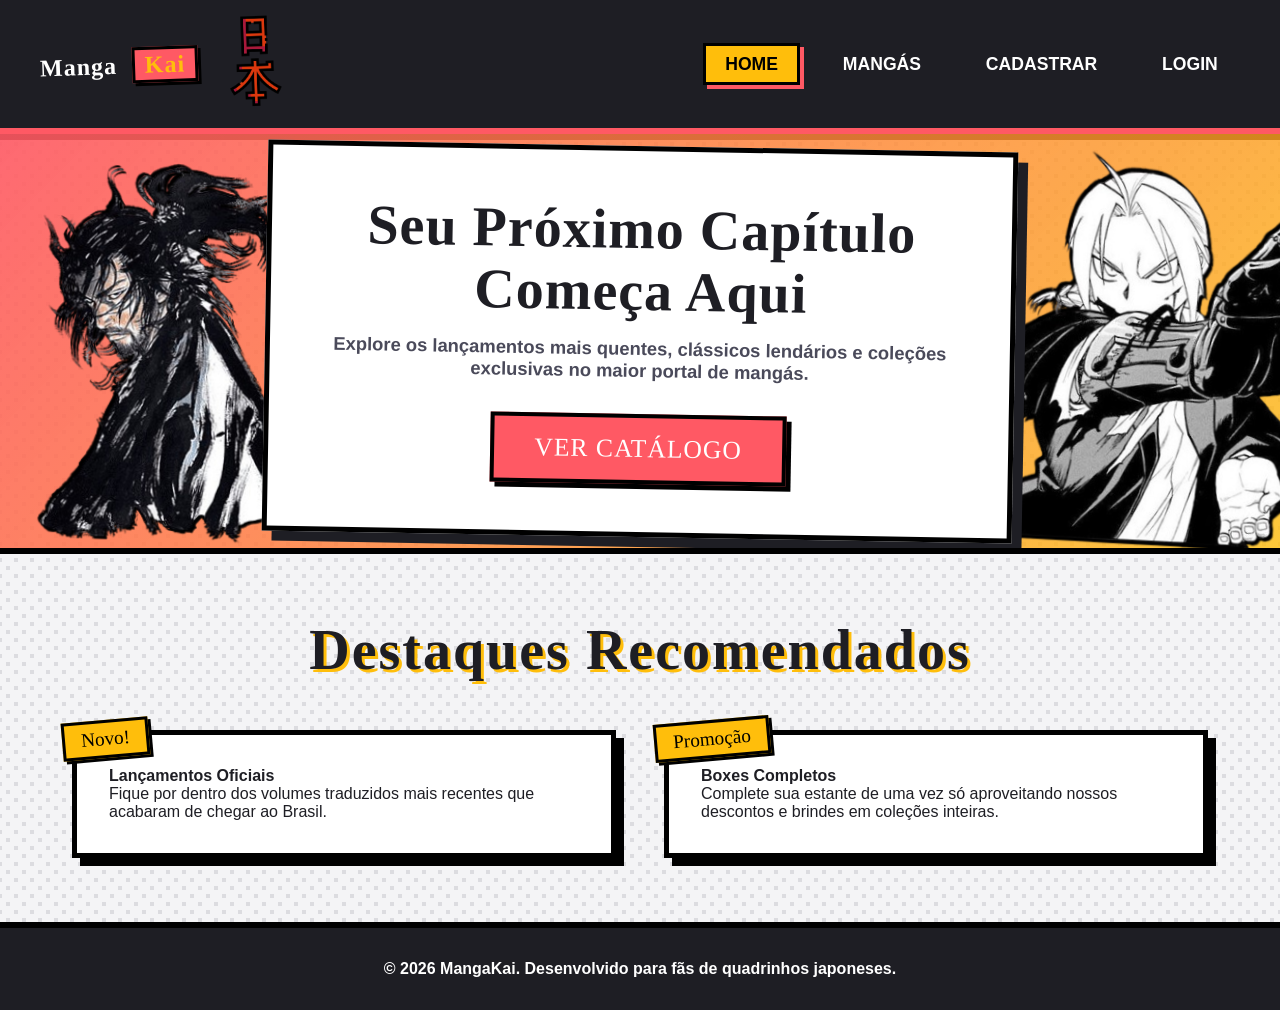
<file: index.html>
<!DOCTYPE html>
<html lang="pt-BR">
<head>
    <meta charset="UTF-8">
    <meta name="viewport" content="width=device-width, initial-scale=1.0">
    <link rel="icon" type="image/png" href="image/icone.png">
    <title>MangaKai | Home</title>
    <link rel="stylesheet" href="css/style.css">
</head>
<body>
    <header class="main-header">
        <div class="logo">
            Manga<span>Kai</span>
            <img src="image/kanji.png" valign="middle" alt="Ícone Japonês" class="logo-icon">
        </div>
        <nav class="nav-menu">
            <a href="index.html" class="active">Home</a>
            <a href="produto.html">Mangás</a>
            <a href="new.html">Cadastrar</a>
            <a href="login.html">Login</a>
        </nav>
    </header>

    <main>
		<section class="hero-banner">
			<div class="hero-content">
				<h2>Seu Próximo Capítulo Começa Aqui</h2>
				<p>Explore os lançamentos mais quentes, clássicos lendários e coleções exclusivas no maior portal de mangás.</p>
				<a href="produto.html" class="btn-primary">Ver Catálogo</a>
			</div>
			<!-- CONJUNTO DE PERSONAGENS DO LADO ESQUERDO -->
			<div class="chars-left">
				<img src="image/musashi-removebg-preview.png" alt="Personagem 2" class="anime-char char-2">
			</div>
			<!-- CONJUNTO DE PERSONAGENS DO LADO DIREITO -->
			<div class="chars-right">
				<img src="image/ed-removebg-preview.png" alt="Personagem 4" class="anime-char char-4">
			</div>
		</section>

        <section class="highlights">
            <h3>Destaques Recomendados</h3>
            <div class="highlights-grid">
                <article class="highlight-card">
                    <div class="badge">Novo!</div>
                    <h4>Lançamentos Oficiais</h4>
                    <p>Fique por dentro dos volumes traduzidos mais recentes que acabaram de chegar ao Brasil.</p>
                </article>
                <article class="highlight-card">
                    <div class="badge">Promoção</div>
                    <h4>Boxes Completos</h4>
                    <p>Complete sua estante de uma vez só aproveitando nossos descontos e brindes em coleções inteiras.</p>
                </article>
            </div>
        </section>
    </main>

    <footer class="main-footer">
        <p>&copy; 2026 MangaKai. Desenvolvido para fãs de quadrinhos japoneses.</p>
    </footer>
</body>
</html>
</file>
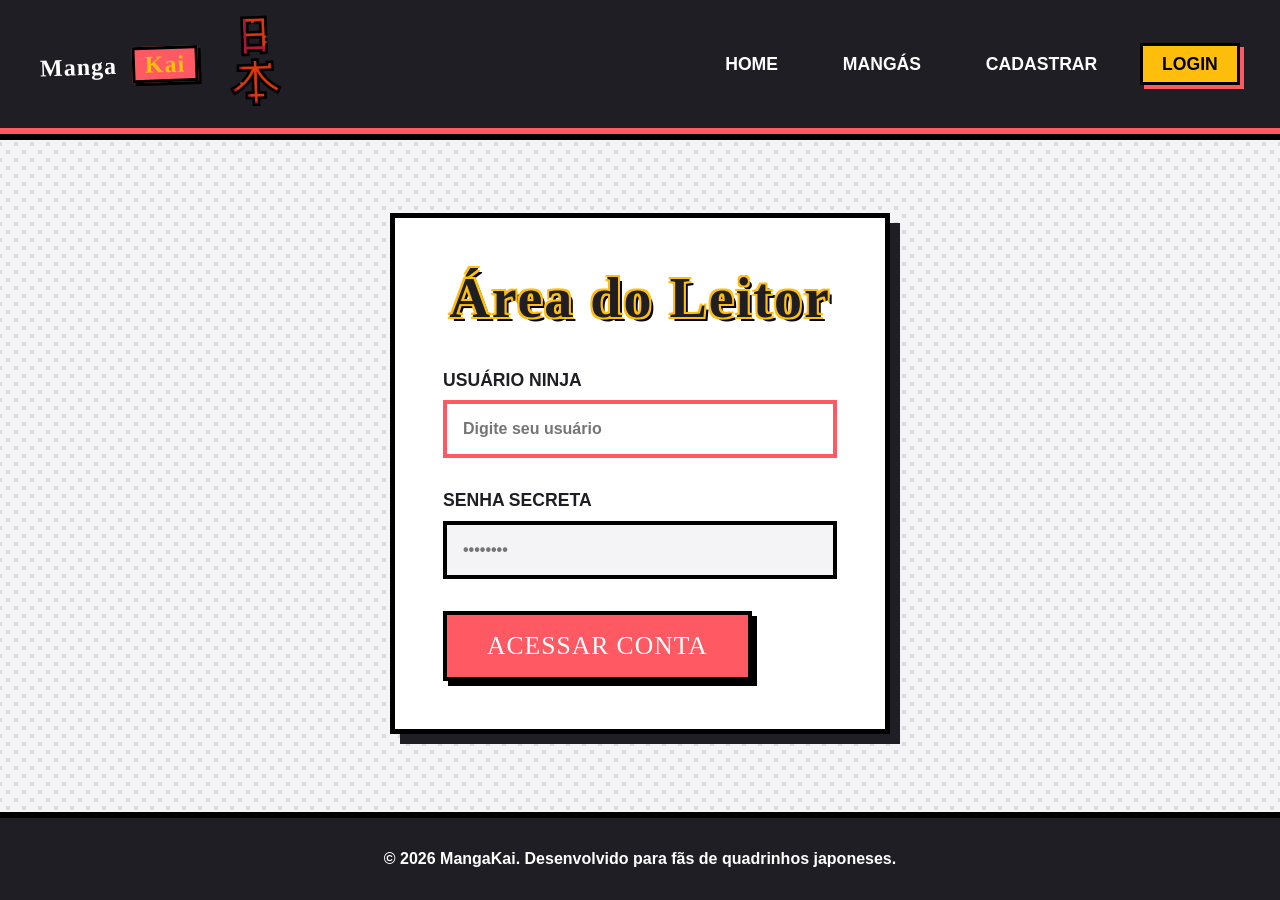
<file: login.html>
<!DOCTYPE html>
<html lang="pt-BR">
<head>
    <meta charset="UTF-8">
    <meta name="viewport" content="width=device-width, initial-scale=1.0">
	<link rel="icon" type="image/png" href="image/icone.png">
    <title>MangaKai | Login</title>
    <link rel="stylesheet" href="css/style.css">
</head>
<body>
	<header class="main-header">
        <div class="logo">
            Manga<span>Kai</span>
            <img src="image/kanji.png" valign="middle" alt="Ícone Japonês" class="logo-icon">
        </div>
        <nav class="nav-menu">
            <a href="index.html">Home</a>
            <a href="produto.html">Mangás</a>
            <a href="new.html">Cadastrar</a>
            <a href="login.html" class="active">Login</a>
        </nav>
    </header>

	<main class="form-container">
        <form action="#" method="POST" class="custom-form">
            <h2>Área do Leitor</h2>
            
            <div class="form-group">
                <label for="username">Usuário Ninja</label>
                <input type="text" autofocus id="username" required placeholder="Digite seu usuário">
            </div>
            <div class="form-group">
                <label for="password">Senha Secreta</label>
                <input type="password" id="password" required placeholder="••••••••">
            </div>
			
			<button type="submit" class="btn-submit">Acessar Conta</button>
        </form>
    </main>

    <footer class="main-footer">
        <p>&copy; 2026 MangaKai. Desenvolvido para fãs de quadrinhos japoneses.</p>
    </footer>
</body>
</html>
</file>
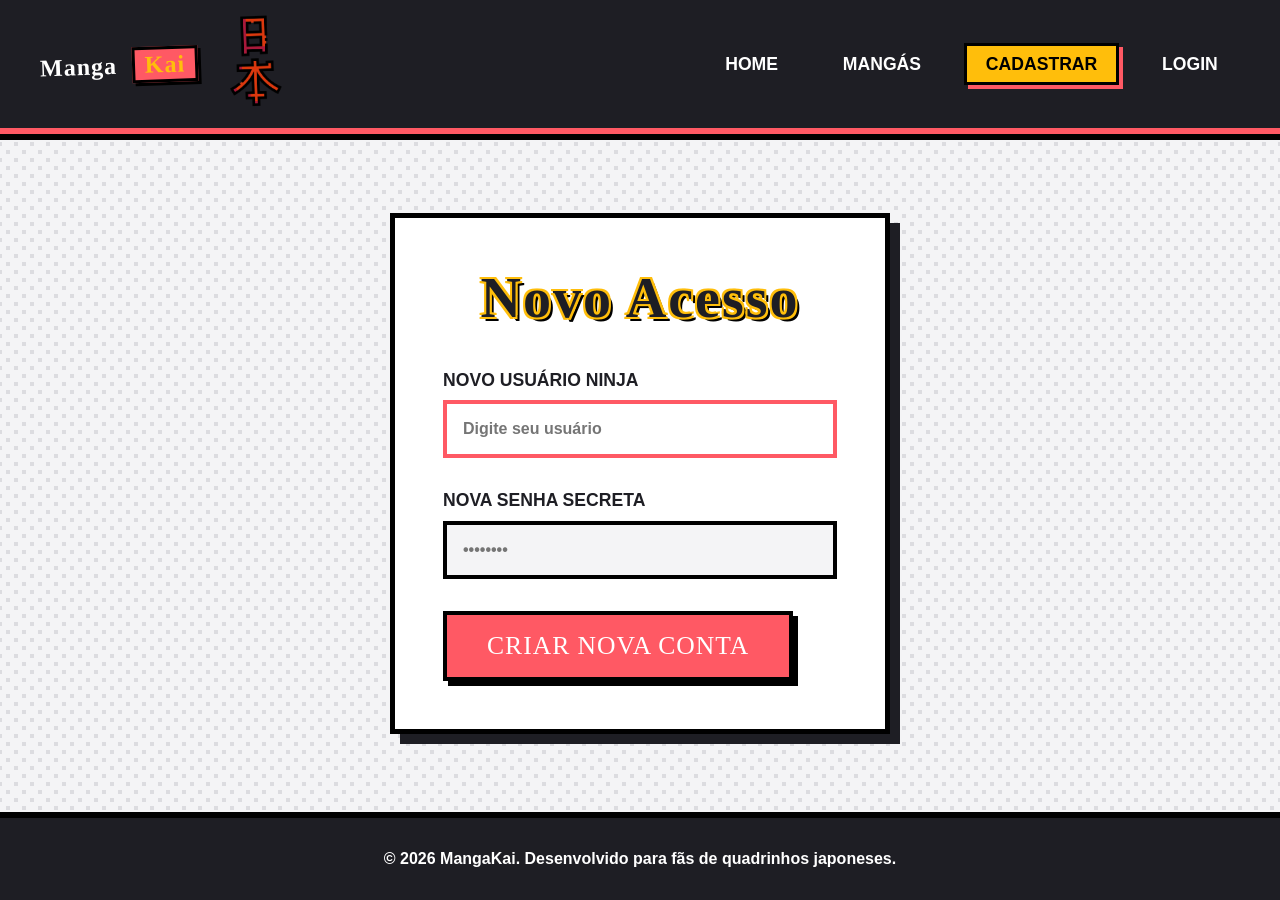
<file: new.html>
<!DOCTYPE html>
<html lang="pt-BR">
<head>
    <meta charset="UTF-8">
    <meta name="viewport" content="width=device-width, initial-scale=1.0">
	<link rel="icon" type="image/png" href="image/icone.png">
    <title>MangaKai | Login</title>
    <link rel="stylesheet" href="css/style.css">
</head>
<body>
    <header class="main-header">
        <div class="logo">
            Manga<span>Kai</span>
            <img src="image/kanji.png" valign="middle" alt="Ícone Japonês" class="logo-icon">
        </div>
        <nav class="nav-menu">
            <a href="index.html">Home</a>
            <a href="produto.html">Mangás</a>
            <a href="new.html" class="active">Cadastrar</a>
            <a href="login.html">Login</a>
        </nav>
    </header>

	<main class="form-container">
        <form action="#" method="POST" class="custom-form">
            <h2>Novo Acesso</h2>
            
            <div class="form-group">
                <label for="username">Novo Usuário Ninja</label>
                <input type="text" autofocus id="username" name="username" required placeholder="Digite seu usuário">
            </div>
            <div class="form-group">
                <label for="password">Nova Senha Secreta</label>
                <input type="password" id="password" name="password" required placeholder="••••••••">
            </div>
			
            <button type="submit" class="btn-submit">Criar Nova Conta</button>
        </form>
    </main>


    <footer class="main-footer">
        <p>&copy; 2026 MangaKai. Desenvolvido para fãs de quadrinhos japoneses.</p>
    </footer>

</body>
</html>
</file>
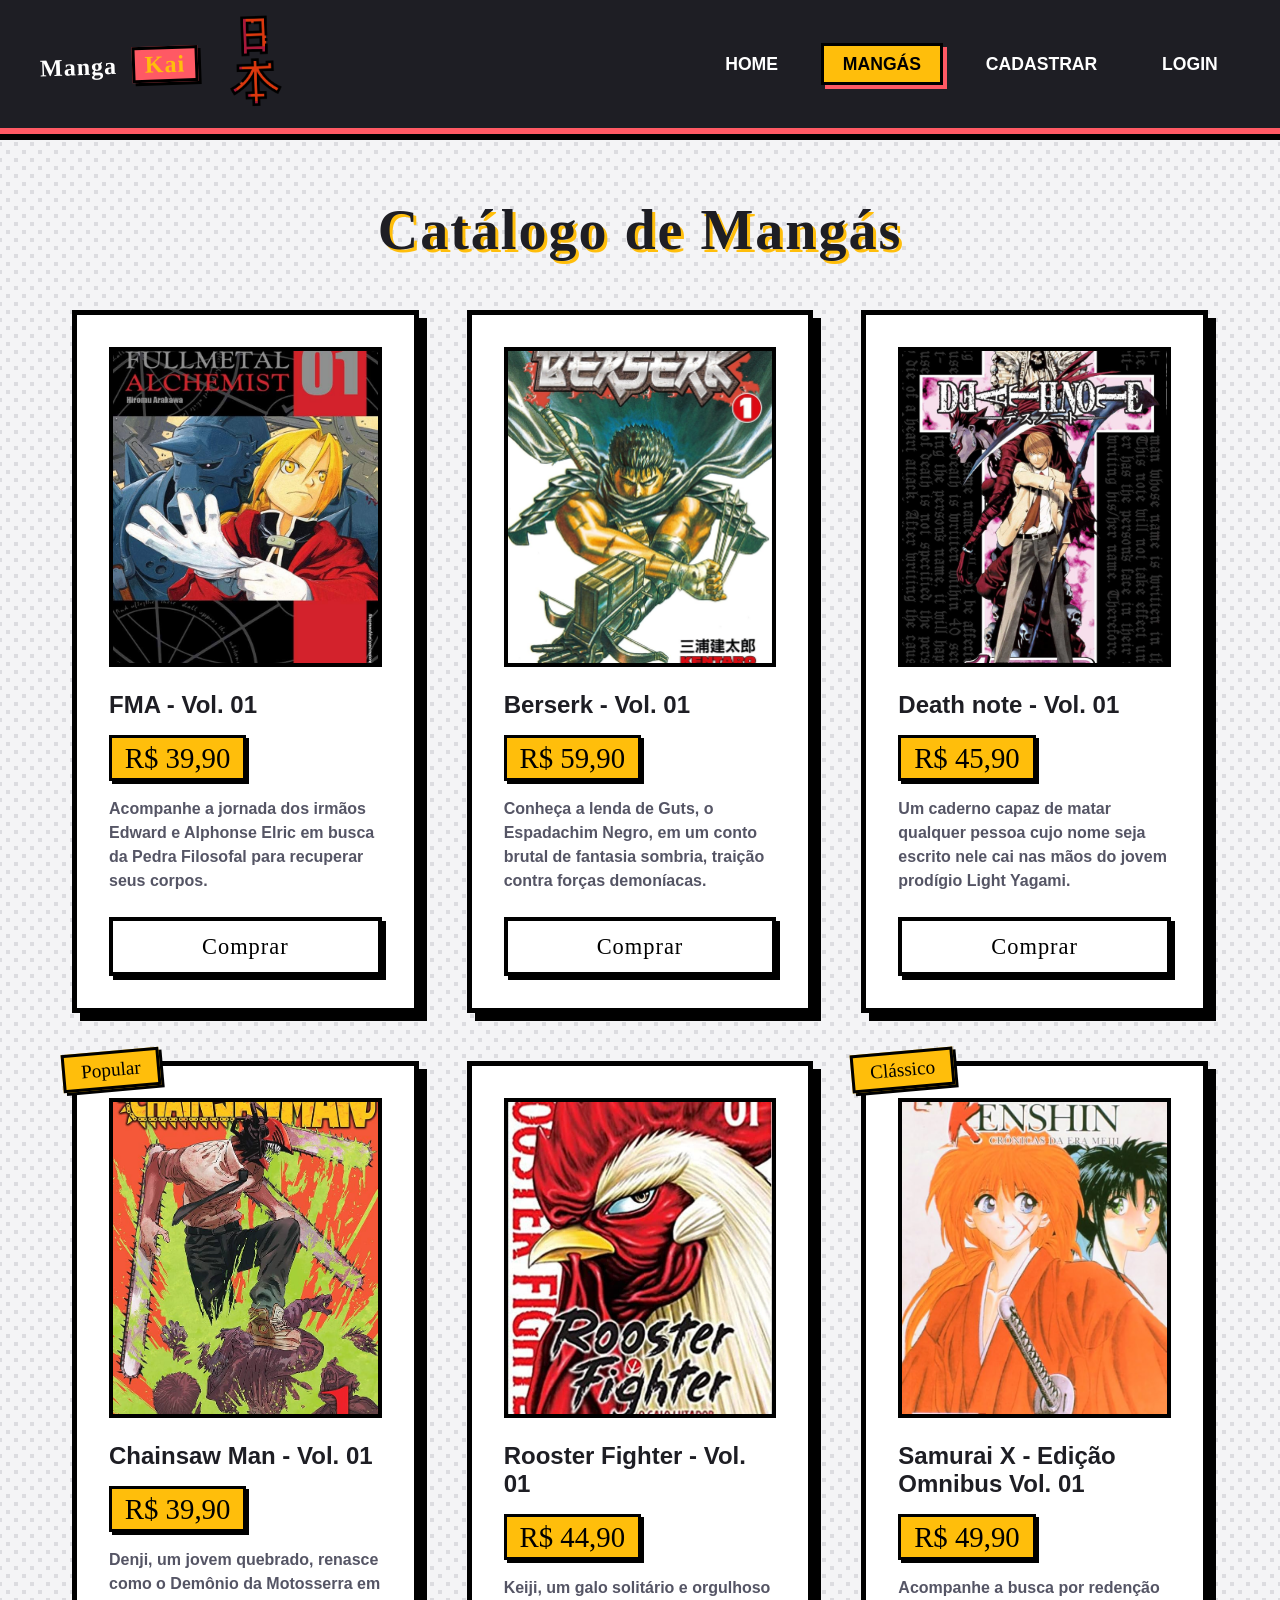
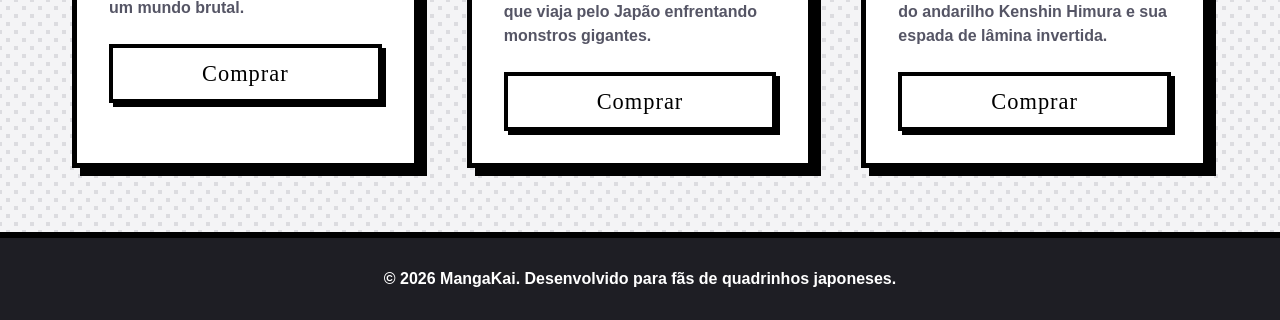
<file: produto.html>
<!DOCTYPE html>
<html lang="pt-BR">
<head>
    <meta charset="UTF-8">
    <meta name="viewport" content="width=device-width, initial-scale=1.0">
	<link rel="icon" type="image/png" href="image/icone.png">
    <title>MangaKai | Mangás</title>
    <link rel="stylesheet" href="css/style.css">
</head>
<body>
    <header class="main-header">
        <div class="logo">
            Manga<span>Kai</span>
            <img src="image/kanji.png" valign="middle" alt="Ícone Japonês" class="logo-icon">
        </div>
        <nav class="nav-menu">
            <a href="index.html">Home</a>
            <a href="produto.html" class="active">Mangás</a>
            <a href="new.html">Cadastrar</a>
            <a href="login.html">Login</a>
        </nav>
    </header>

    <main class="content-wrapper">
		<h2>Catálogo de Mangás</h2>
        <div class="products-grid">
			<div class="product-card">
				<div class="product-image-container">
					<img src="image/fullmetal.jpg" alt="Capa Fullmetal Alchemist" class="product-img">
				</div>
				<h3>FMA - Vol. 01</h3>
				<p class="price">R$ 39,90</p>
				<p class="description">Acompanhe a jornada dos irmãos Edward e Alphonse Elric em busca da Pedra Filosofal para recuperar seus corpos.</p>
					<button class="btn-buy">Comprar</button>
			</div>
          
			<div class="product-card">
				<div class="product-image-container">
					<img src="image/berserk.jpg" alt="Capa Berserk" class="product-img">
				</div>
				<h3>Berserk - Vol. 01</h3>
				<p class="price">R$ 59,90</p>
				<p class="description">Conheça a lenda de Guts, o Espadachim Negro, em um conto brutal de fantasia sombria, traição contra forças demoníacas.</p>
				<button class="btn-buy">Comprar</button>
			</div>
            
			<div class="product-card">
				<div class="product-image-container">
					<img src="image/death.jpg" alt="Capa Death note" class="product-img">
				</div>
				<h3>Death note - Vol. 01</h3>
				<p class="price">R$ 45,90</p>
				<p class="description">Um caderno capaz de matar qualquer pessoa cujo nome seja escrito nele cai nas mãos do jovem prodígio Light Yagami.</p>
				<button class="btn-buy">Comprar</button>
			</div>

			<div class="product-card">
				<div class="badge">Popular</div>
				<div class="product-image-container">
					<img src="image/chainsaw.jpg" alt="Capa Chainsaw Man" class="product-img">
				</div>
				<h3>Chainsaw Man - Vol. 01</h3>
				<p class="price">R$ 39,90</p>
				<p class="description">Denji, um jovem quebrado, renasce como o Demônio da Motosserra em um mundo brutal.</p>
				<button class="btn-buy">Comprar</button>
			</div>

			<div class="product-card">
				<div class="product-image-container">
					<img src="image/rooster.jpg" alt="Rooster Fighter" class="product-img">
				</div>
				<h3>Rooster Fighter - Vol. 01</h3>
				<p class="price">R$ 44,90</p>
				<p class="description">Keiji, um galo solitário e orgulhoso que viaja pelo Japão enfrentando monstros gigantes.</p>
				<button class="btn-buy">Comprar</button>
			</div>

			<div class="product-card">
				<div class="badge">Clássico</div>
				<div class="product-image-container">
					<img src="image/samurai.jpg" alt="Capa Samurai X" class="product-img">
				</div>
				<h3>Samurai X - Edição Omnibus Vol. 01</h3>
				<p class="price">R$ 49,90</p>
				<p class="description">Acompanhe a busca por redenção do andarilho Kenshin Himura e sua espada de lâmina invertida.</p>
				<button class="btn-buy">Comprar</button>
			</div>
        </div>
    </main>

    <footer class="main-footer">
        <p>&copy; 2026 MangaKai. Desenvolvido para fãs de quadrinhos japoneses.</p>
    </footer>
</body>
</html>
</file>
<file: css/style.css>
* {
    margin: 0;
    padding: 0;
    box-sizing: border-box;
}

body {
    background-color: #f4f4f6;
    background-image: radial-gradient(#dcdce0 20%, transparent 20%), radial-gradient(#dcdce0 20%, transparent 20%);
    background-size: 16px 16px;
    background-position: 0 0, 8px 8px;
    color: #1e1e24;
    font-family: 'Poppins', sans-serif;
    display: flex;
    flex-direction: column;
    min-height: 100vh;
}

.main-header {
    background-color: #1e1e24;
    padding: 1.2rem 2.5rem;
    display: flex;
    justify-content: space-between;
    align-items: center;
    border-bottom: 6px solid #ff5964;
    box-shadow: 0 6px 0px #000000;
}

.logo {
    font-family: 'Bangers', cursive;
    font-size: 2.8rem;
    letter-spacing: 2px;
    color: #ffffff;
    transform: rotate(-2deg);
}

.logo span {
    color: #ffbe0b;
    background-color: #ff5964;
    padding: 0.1rem 0.6rem;
    margin-left: 0.2rem;
    border: 3px solid #000;
    display: inline-block;
    box-shadow: 3px 3px 0px #000;
}

/* Links do Menu */
.nav-menu a {
    color: #ffffff;
    text-decoration: none;
    margin-left: 1rem;
    font-weight: 800;
    font-size: 1.1rem;
    text-transform: uppercase;
    padding: 0.5rem 1.2rem;
    border: 3px solid transparent;
    transition: all 0.2s ease;
}

.nav-menu a:hover, .nav-menu a.active {
    color: #000000;
    background-color: #ffbe0b;
    border-color: #000000;
    box-shadow: 4px 4px 0px #ff5964;
}

/* ==========================================================================
   BANNER PRINCIPAL E CORREÇÃO DOS PERSONAGENS
   ========================================================================== */
.hero-banner {
    background: linear-gradient(135deg, rgba(255,89,100,0.9) 0%, rgba(255,190,11,0.8) 100%), 
                no-repeat center/cover;
    background-blend-mode: multiply;
    height: 420px;
    display: flex;
    align-items: center;
    justify-content: center;
    text-align: center;
    padding: 2rem;
    border-bottom: 6px solid #000000;
    position: relative;
    overflow: hidden;
}

.hero-content {
    background-color: #ffffff;
    padding: 3rem;
    border: 5px solid #000000;
    box-shadow: 10px 10px 0px #1e1e24;
    max-width: 750px;
    transform: rotate(1deg);
    position: relative;
    z-index: 5;
}

.hero-content h2 {
    font-family: 'Bangers', cursive;
    font-size: 3.5rem;
    letter-spacing: 1px;
    color: #1e1e24;
    margin-bottom: 1rem;
    line-height: 1.1;
}

.hero-content p {
    font-size: 1.15rem;
    color: #4a4a5a;
    font-weight: 600;
    margin-bottom: 2rem;
}

.chars-left, .chars-right {
    position: absolute;
    bottom: 0; 
    height: 95%;   
    display: flex;
    align-items: flex-end;
    background: transparent !important; 
    border: none !important;             
    box-shadow: none !important;         
    padding: 0;
    margin: 0;
    z-index: 2;
}

.chars-left {
    left: 40px; 
}

.chars-right {
    right: 20px; 
}

.anime-char {
    height: 100%;
    width: auto;
    object-fit: contain;
    background: transparent !important; 
    border: none !important;             
    box-shadow: none !important;         
    mix-blend-mode: normal !important;   
    

    filter: drop-shadow(3px 3px 0px #000) drop-shadow(-3px -3px 0px #000); 
    transition: transform 0.3s ease, z-index 0.1s;
}

.char-1 {
    transform: rotate(-3deg);
    position: relative;
    z-index: 4; 
}

.char-2 {
    margin-left: -70px;
    transform: scale(0.95) rotate(2deg);
    position: relative;
    z-index: 3;
}

.char-3 {
    transform: scale(0.95) rotate(-2deg);
    position: relative;
    z-index: 4;
}

.char-4 {
    margin-right: -40px;
    transform: scale(1.05) rotate(3deg);
    position: relative;
    z-index: 3;
}

.anime-char:hover {
    transform: scale(1.08) translateY(-10px);
    z-index: 10 !important;
}

/* ==========================================================================
   BOTÕES E ELEMENTOS DO SEGUNDO BLOCO
   ========================================================================== */
.btn-primary, .btn-submit {
    display: inline-block;
    background-color: #ff5964;
    color: #ffffff;
    padding: 1rem 2.5rem;
    text-decoration: none;
    font-family: 'Bangers', cursive;
    font-size: 1.6rem;
    letter-spacing: 1px;
    text-transform: uppercase;
    border: 4px solid #000000;
    box-shadow: 5px 5px 0px #000000;
    cursor: pointer;
    transition: all 0.1s ease;
}

.btn-primary:hover, .btn-submit:hover {
    background-color: #ffbe0b;
    color: #000000;
    transform: translate(2px, 2px);
    box-shadow: 3px 3px 0px #000000;
}

.highlights, .content-wrapper {
    padding: 4rem 2rem;
    max-width: 1200px;
    margin: 0 auto;
    width: 100%;
}

.highlights h3, .content-wrapper h2 {
    font-family: 'Bangers', cursive;
    font-size: 3.5rem;
    letter-spacing: 2px;
    text-align: center;
    margin-bottom: 3rem;
    color: #1e1e24;
    text-shadow: 3px 3px 0px #ffbe0b;
}

.highlights-grid, .products-grid {
    display: grid;
    grid-template-columns: repeat(auto-fit, minmax(300px, 1fr));
    gap: 3rem;
}

.highlight-card, .product-card {
    background-color: #ffffff;
    border: 5px solid #000000;
    padding: 2rem;
    box-shadow: 8px 8px 0px #000000;
    position: relative;
    transition: transform 0.2s ease, box-shadow 0.2s ease;
}

.highlight-card:hover, .product-card:hover {
    transform: translate(-4px, -4px);
    box-shadow: 12px 12px 0px #ff5964;
}

.badge {
    position: absolute;
    top: -15px;
    left: -15px;
    background-color: #ffbe0b;
    color: #000000;
    font-family: 'Bangers', cursive;
    font-size: 1.2rem;
    padding: 0.3rem 1rem;
    border: 3px solid #000000;
    box-shadow: 3px 3px 0px #000000;
    transform: rotate(-5deg);
}

.product-image-container {
    width: 100%;
    height: 320px;
    border: 4px solid #000000;
    background-color: #e2e2e8;
    margin-bottom: 1.5rem;
    overflow: hidden;
    position: relative;
}

.product-img {
    width: 100%;
    height: 100%;
    object-fit: cover;
    transition: transform 0.3s ease;
}

.product-card:hover .product-img {
    transform: scale(1.05);
}

.product-card h3 {
    font-size: 1.5rem;
    font-weight: 800;
    color: #1e1e24;
    margin-bottom: 0.5rem;
}

.price {
    display: inline-block;
    background-color: #ffbe0b;
    color: #000000;
    padding: 0.2rem 0.8rem;
    font-family: 'Bangers', cursive;
    font-size: 1.8rem;
    border: 3px solid #000000;
    box-shadow: 3px 3px 0px #000000;
    margin: 0.5rem 0 1rem 0;
}

.description {
    font-size: 1rem;
    color: #555565;
    line-height: 1.5;
    margin-bottom: 1.5rem;
    font-weight: 600;
}

.btn-buy {
    width: 100%;
    background-color: #ffffff;
    color: #000000;
    border: 4px solid #000000;
    padding: 0.8rem;
    font-family: 'Bangers', cursive;
    font-size: 1.4rem;
    letter-spacing: 1px;
    cursor: pointer;
    box-shadow: 4px 4px 0px #000000;
    transition: all 0.1s ease;
}

.btn-buy:hover {
    background-color: #1e1e24;
    color: #ffffff;
    box-shadow: 4px 4px 0px #ff5964;
}

.form-container {
    flex: 1;
    display: flex;
    flex-direction: column;
    align-items: center;
    justify-content: center;
    padding: 4rem 2rem;
}

.custom-form {
    background-color: #ffffff;
    padding: 3rem;
    width: 100%;
    max-width: 500px;
    border: 5px solid #000000;
    box-shadow: 10px 10px 0px #1e1e24;
}

.custom-form h2 {
    font-family: 'Bangers', cursive;
    font-size: 3.5rem;
    letter-spacing: 2px;
    text-align: center;
    margin-bottom: 2.5rem;
    color: #1e1e24;
    text-shadow: 
        -2px -2px 0 #ffbe0b,  
         2px -2px 0 #ffbe0b,
        -2px  2px 0 #ffbe0b,
         2px  2px 0 #ffbe0b,
         4px  4px 0px #000000;
}

.form-group {
    margin-bottom: 2rem;
}

.form-group label {
    display: block;
    margin-bottom: 0.6rem;
    color: #1e1e24;
    font-weight: 800;
    font-size: 1.1rem;
    text-transform: uppercase;
}

.form-group input, .form-group textarea {
    width: 100%;
    padding: 1rem;
    background-color: #f4f4f6;
    border: 4px solid #000000;
    color: #1e1e24;
    font-family: 'Poppins', sans-serif;
    font-size: 1rem;
    font-weight: 600;
}

.form-group input:focus, .form-group textarea:focus {
    outline: none;
    background-color: #ffffff;
    border-color: #ff5964;
}

.main-footer {
    background-color: #1e1e24;
    color: #ffffff;
    text-align: center;
    padding: 2rem;
    margin-top: auto;
    font-weight: 600;
    border-top: 6px solid #000000;
}

@media (max-width: 1150px) {
    .chars-left, .chars-right {
        display: none;
    }
}

@media (max-width: 768px) 
{
    .main-header {
        flex-direction: column;
        gap: 1.5rem;
        padding: 1.5rem;
    }
    
    .nav-menu {
        display: flex;
        flex-wrap: wrap;
        justify-content: center;
        gap: 0.5rem;
    }

    .nav-menu a 
	{
        margin: 0;
        font-size: 0.95rem;
	}
}
      /* Alinha o texto e o ícone na mesma linha */
.logo {
    display: flex;
    align-items: center;
    gap: 12px; /* Espaço entre o ícone e o texto */
    font-size: 24px;
    font-weight: bold;
    letter-spacing: 1px;
}

/* Controla o tamanho e o comportamento do ícone */
.logo-icon {
    width: 90px;  /* Altura ideal para acompanhar o texto */
    height: 90px; /* Mantém a proporção quadrada */
    object-fit: contain;
}
</file>
